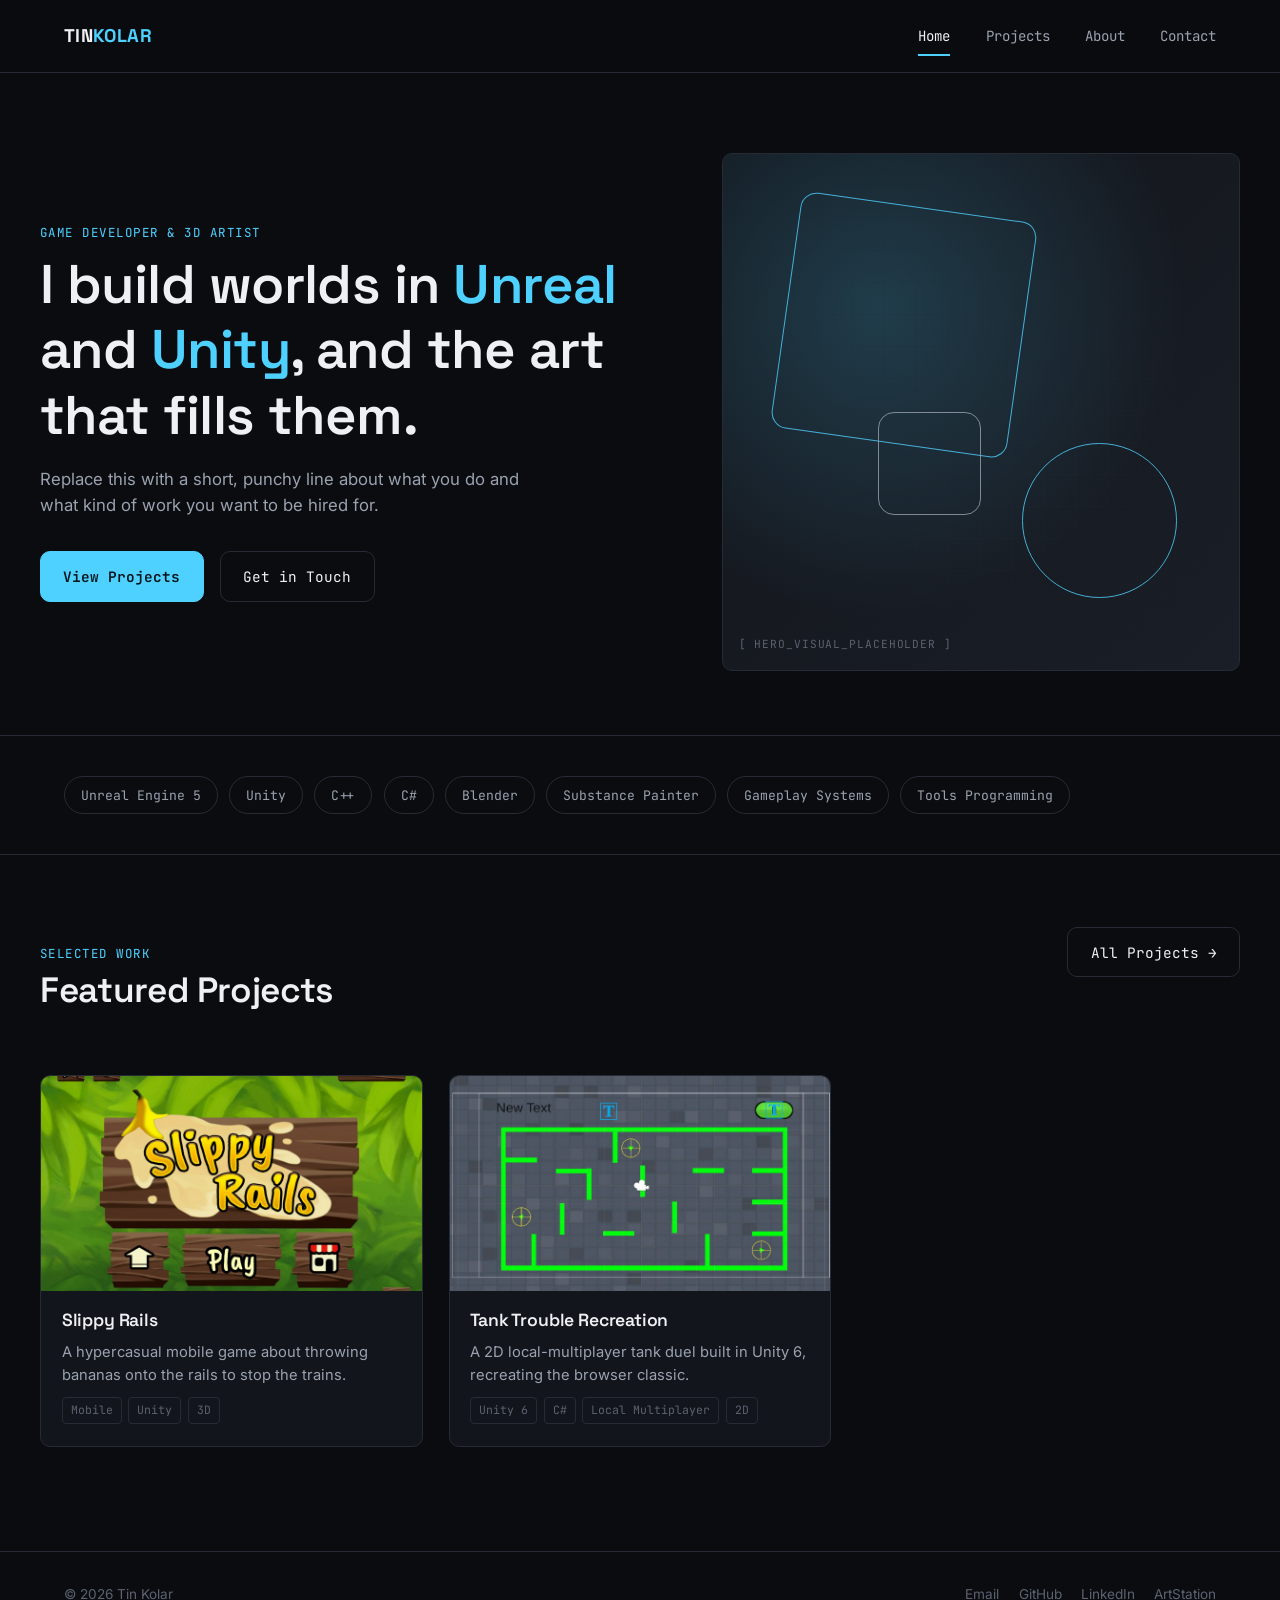
<file: index.html>
<!DOCTYPE html>
<html lang="en">
<head>
<meta charset="UTF-8">
<meta name="viewport" content="width=device-width, initial-scale=1.0">
<title>Tin Kolar — Game Developer & 3D Artist</title>
<meta name="description" content="Portfolio of Tin Kolar — Unreal, Unity, and 3D art work.">
<link rel="preconnect" href="https://fonts.googleapis.com">
<link href="https://fonts.googleapis.com/css2?family=Space+Grotesk:wght@500;700&family=Inter:wght@400;500&family=JetBrains+Mono:wght@400;500&display=swap" rel="stylesheet">
<link rel="stylesheet" href="css/style.css">
</head>
<body>

<header class="site-header">
  <div class="container header-inner">
    <a href="index.html" class="logo">TIN<span class="accent">KOLAR</span></a>
    <nav class="nav">
      <a href="index.html" class="nav-link" aria-current="page">Home</a>
      <a href="projects.html" class="nav-link">Projects</a>
      <a href="about.html" class="nav-link">About</a>
      <a href="contact.html" class="nav-link">Contact</a>
    </nav>
    <button class="nav-toggle" id="navToggle" aria-label="Toggle menu">&#9776;</button>
  </div>
</header>

<main>
  <section class="hero container">
    <div>
      <p class="eyebrow">Game Developer &amp; 3D Artist</p>
      <h1>I build worlds in <span class="accent">Unreal</span> and <span class="accent">Unity</span>, and the art that fills them.</h1>
      <p class="lead">Replace this with a short, punchy line about what you do and what kind of work you want to be hired for.</p>
      <div class="hero-actions">
        <a href="projects.html" class="btn btn-primary">View Projects</a>
        <a href="contact.html" class="btn btn-outline">Get in Touch</a>
      </div>
    </div>
    <div class="hero-visual">
      <div class="shape s1"></div>
      <div class="shape s2"></div>
      <div class="shape s3"></div>
      <span class="tag">[ HERO_VISUAL_PLACEHOLDER ]</span>
    </div>
  </section>

  <section class="skills-strip">
    <div class="container skills-row">
      <span class="skill-pill">Unreal Engine 5</span>
      <span class="skill-pill">Unity</span>
      <span class="skill-pill">C++</span>
      <span class="skill-pill">C#</span>
      <span class="skill-pill">Blender</span>
      <span class="skill-pill">Substance Painter</span>
      <span class="skill-pill">Gameplay Systems</span>
      <span class="skill-pill">Tools Programming</span>
    </div>
  </section>

  <section class="page-section container">
    <div class="section-head-row">
      <div>
        <p class="eyebrow">Selected Work</p>
        <h2 class="section-heading">Featured Projects</h2>
      </div>
      <a href="projects.html" class="btn btn-outline">All Projects →</a>
    </div>
    <div class="project-grid" id="featuredGrid"></div>
  </section>
</main>

<footer class="site-footer">
  <div class="container footer-inner">
    <p>&copy; <span id="year"></span> Tin Kolar</p>
    <div class="socials">
      <a href="mailto:kolar.tin@gmail.com">Email</a>
      <a href="https://github.com/" target="_blank" rel="noopener">GitHub</a>
      <a href="#" target="_blank" rel="noopener">LinkedIn</a>
      <a href="#" target="_blank" rel="noopener">ArtStation</a>
    </div>
  </div>
</footer>

<script src="data/projects-data.js"></script>
<script src="js/render.js"></script>
<script src="js/main.js"></script>
</body>
</html>
</file>
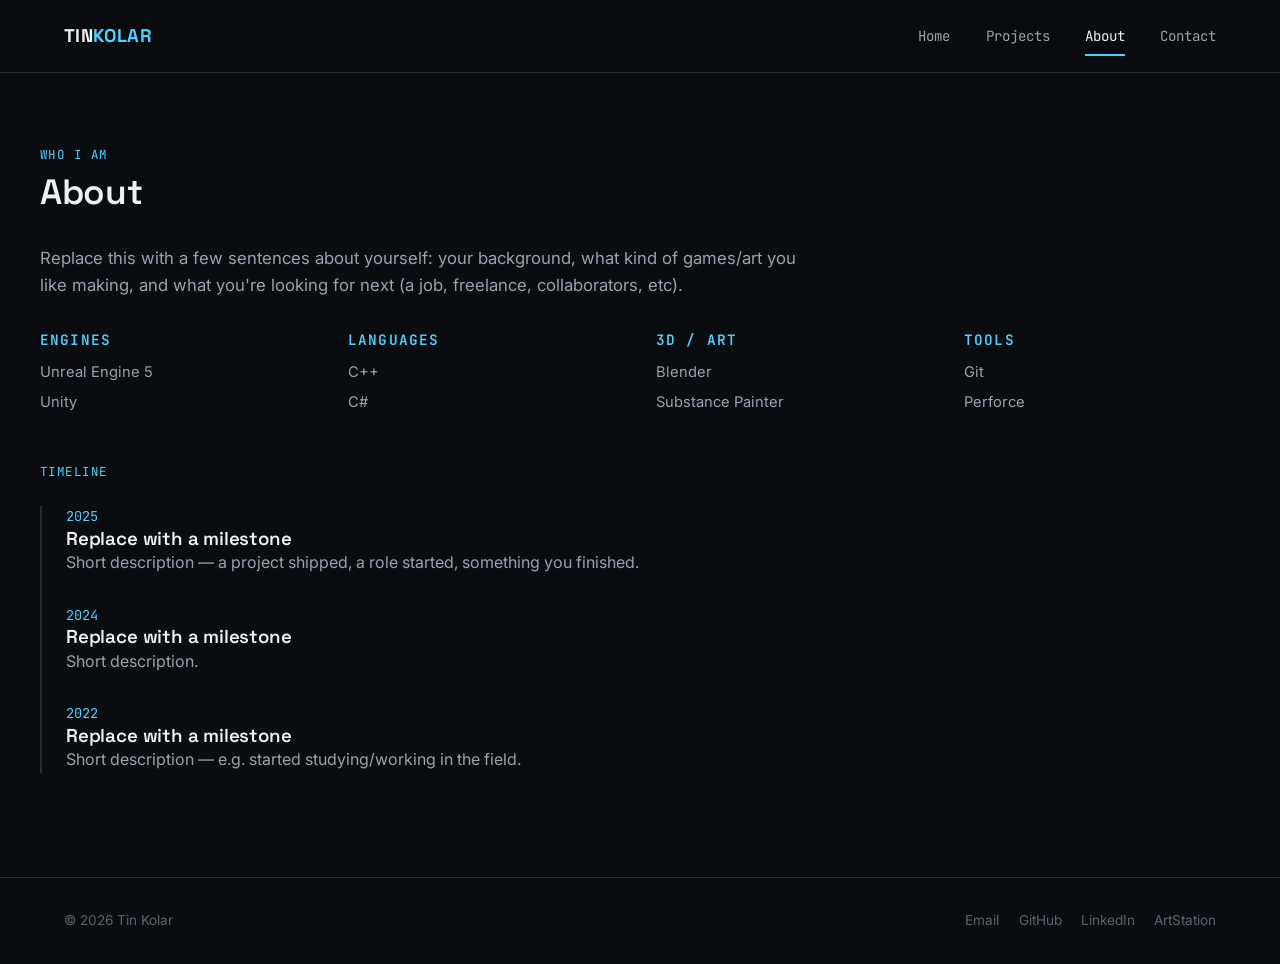
<file: about.html>
<!DOCTYPE html>
<html lang="en">
<head>
<meta charset="UTF-8">
<meta name="viewport" content="width=device-width, initial-scale=1.0">
<title>About — Tin Kolar</title>
<link rel="preconnect" href="https://fonts.googleapis.com">
<link href="https://fonts.googleapis.com/css2?family=Space+Grotesk:wght@500;700&family=Inter:wght@400;500&family=JetBrains+Mono:wght@400;500&display=swap" rel="stylesheet">
<link rel="stylesheet" href="css/style.css">
</head>
<body>

<header class="site-header">
  <div class="container header-inner">
    <a href="index.html" class="logo">TIN<span class="accent">KOLAR</span></a>
    <nav class="nav">
      <a href="index.html" class="nav-link">Home</a>
      <a href="projects.html" class="nav-link">Projects</a>
      <a href="about.html" class="nav-link" aria-current="page">About</a>
      <a href="contact.html" class="nav-link">Contact</a>
    </nav>
    <button class="nav-toggle" id="navToggle" aria-label="Toggle menu">&#9776;</button>
  </div>
</header>

<main>
  <section class="page-section container">
    <p class="eyebrow">Who I am</p>
    <h1 class="section-heading">About</h1>

    <p class="writeup" style="font-size:1.05rem">
      Replace this with a few sentences about yourself: your background, what kind of
      games/art you like making, and what you're looking for next (a job, freelance,
      collaborators, etc).
    </p>

    <div class="skills-groups">
      <div>
        <h4>Engines</h4>
        <ul><li>Unreal Engine 5</li><li>Unity</li></ul>
      </div>
      <div>
        <h4>Languages</h4>
        <ul><li>C++</li><li>C#</li></ul>
      </div>
      <div>
        <h4>3D / Art</h4>
        <ul><li>Blender</li><li>Substance Painter</li></ul>
      </div>
      <div>
        <h4>Tools</h4>
        <ul><li>Git</li><li>Perforce</li></ul>
      </div>
    </div>

    <p class="eyebrow" style="margin-bottom:1.5rem; display:block;">Timeline</p>
    <div class="timeline">
      <div class="timeline-item">
        <p class="year">2025</p>
        <h3>Replace with a milestone</h3>
        <p style="color:var(--text-dim)">Short description — a project shipped, a role started, something you finished.</p>
      </div>
      <div class="timeline-item">
        <p class="year">2024</p>
        <h3>Replace with a milestone</h3>
        <p style="color:var(--text-dim)">Short description.</p>
      </div>
      <div class="timeline-item">
        <p class="year">2022</p>
        <h3>Replace with a milestone</h3>
        <p style="color:var(--text-dim)">Short description — e.g. started studying/working in the field.</p>
      </div>
    </div>
  </section>
</main>

<footer class="site-footer">
  <div class="container footer-inner">
    <p>&copy; <span id="year"></span> Tin Kolar</p>
    <div class="socials">
      <a href="mailto:kolar.tin@gmail.com">Email</a>
      <a href="https://github.com/" target="_blank" rel="noopener">GitHub</a>
      <a href="#" target="_blank" rel="noopener">LinkedIn</a>
      <a href="#" target="_blank" rel="noopener">ArtStation</a>
    </div>
  </div>
</footer>

<script src="js/main.js"></script>
</body>
</html>
</file>
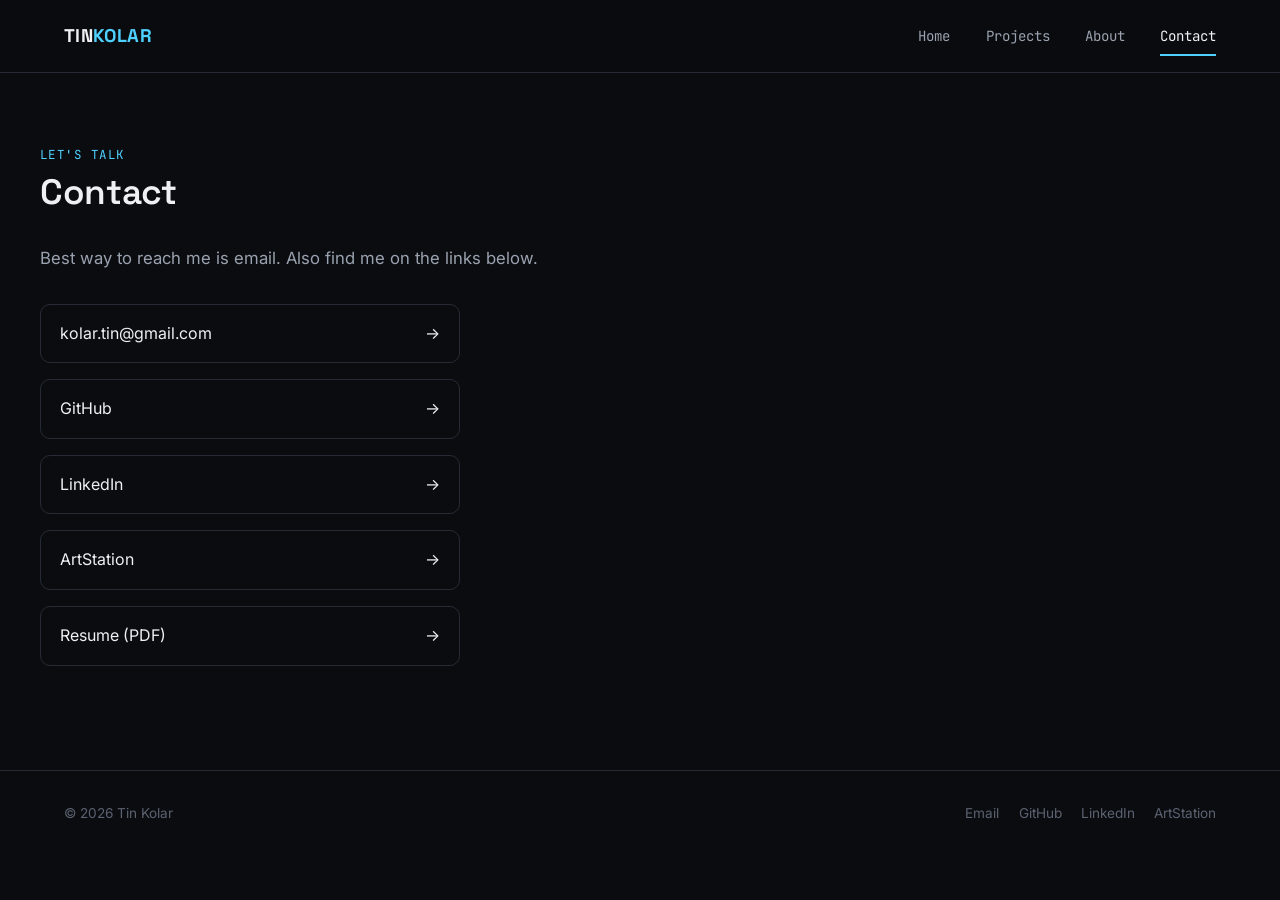
<file: contact.html>
<!DOCTYPE html>
<html lang="en">
<head>
<meta charset="UTF-8">
<meta name="viewport" content="width=device-width, initial-scale=1.0">
<title>Contact — Tin Kolar</title>
<link rel="preconnect" href="https://fonts.googleapis.com">
<link href="https://fonts.googleapis.com/css2?family=Space+Grotesk:wght@500;700&family=Inter:wght@400;500&family=JetBrains+Mono:wght@400;500&display=swap" rel="stylesheet">
<link rel="stylesheet" href="css/style.css">
</head>
<body>

<header class="site-header">
  <div class="container header-inner">
    <a href="index.html" class="logo">TIN<span class="accent">KOLAR</span></a>
    <nav class="nav">
      <a href="index.html" class="nav-link">Home</a>
      <a href="projects.html" class="nav-link">Projects</a>
      <a href="about.html" class="nav-link">About</a>
      <a href="contact.html" class="nav-link" aria-current="page">Contact</a>
    </nav>
    <button class="nav-toggle" id="navToggle" aria-label="Toggle menu">&#9776;</button>
  </div>
</header>

<main>
  <section class="page-section container">
    <p class="eyebrow">Let's talk</p>
    <h1 class="section-heading">Contact</h1>
    <p class="writeup" style="font-size:1.05rem">
      Best way to reach me is email. Also find me on the links below.
    </p>

    <div class="contact-links">
      <a href="mailto:kolar.tin@gmail.com">kolar.tin@gmail.com <span>&rarr;</span></a>
      <a href="https://github.com/" target="_blank" rel="noopener">GitHub <span>&rarr;</span></a>
      <a href="#" target="_blank" rel="noopener">LinkedIn <span>&rarr;</span></a>
      <a href="#" target="_blank" rel="noopener">ArtStation <span>&rarr;</span></a>
      <a href="#" target="_blank" rel="noopener">Resume (PDF) <span>&rarr;</span></a>
    </div>
  </section>
</main>

<footer class="site-footer">
  <div class="container footer-inner">
    <p>&copy; <span id="year"></span> Tin Kolar</p>
    <div class="socials">
      <a href="mailto:kolar.tin@gmail.com">Email</a>
      <a href="https://github.com/" target="_blank" rel="noopener">GitHub</a>
      <a href="#" target="_blank" rel="noopener">LinkedIn</a>
      <a href="#" target="_blank" rel="noopener">ArtStation</a>
    </div>
  </div>
</footer>

<script src="js/main.js"></script>
</body>
</html>
</file>
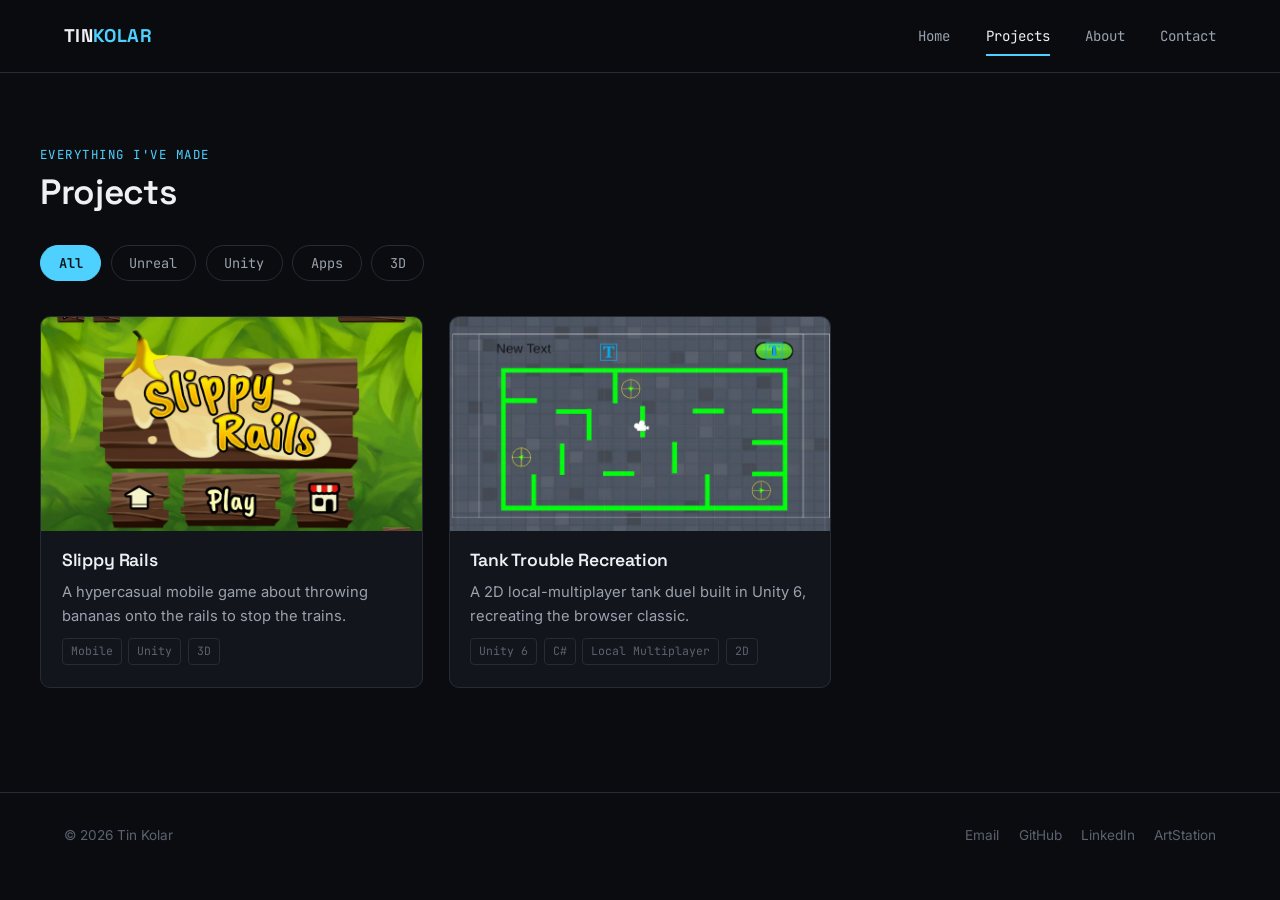
<file: projects.html>
<!DOCTYPE html>
<html lang="en">
<head>
<meta charset="UTF-8">
<meta name="viewport" content="width=device-width, initial-scale=1.0">
<title>Projects — Tin Kolar</title>
<link rel="preconnect" href="https://fonts.googleapis.com">
<link href="https://fonts.googleapis.com/css2?family=Space+Grotesk:wght@500;700&family=Inter:wght@400;500&family=JetBrains+Mono:wght@400;500&display=swap" rel="stylesheet">
<link rel="stylesheet" href="css/style.css">
</head>
<body>

<header class="site-header">
  <div class="container header-inner">
    <a href="index.html" class="logo">TIN<span class="accent">KOLAR</span></a>
    <nav class="nav">
      <a href="index.html" class="nav-link">Home</a>
      <a href="projects.html" class="nav-link" aria-current="page">Projects</a>
      <a href="about.html" class="nav-link">About</a>
      <a href="contact.html" class="nav-link">Contact</a>
    </nav>
    <button class="nav-toggle" id="navToggle" aria-label="Toggle menu">&#9776;</button>
  </div>
</header>

<main>
  <section class="page-section container">
    <p class="eyebrow">Everything I've made</p>
    <h1 class="section-heading">Projects</h1>

    <div class="filter-tabs">
      <button class="filter-tab active" data-filter="all">All</button>
      <button class="filter-tab" data-filter="unreal">Unreal</button>
      <button class="filter-tab" data-filter="unity">Unity</button>
      <button class="filter-tab" data-filter="app">Apps</button>
      <button class="filter-tab" data-filter="3d">3D</button>
    </div>

    <div class="project-grid" id="projectsGrid"></div>
  </section>
</main>

<footer class="site-footer">
  <div class="container footer-inner">
    <p>&copy; <span id="year"></span> Tin Kolar</p>
    <div class="socials">
      <a href="mailto:kolar.tin@gmail.com">Email</a>
      <a href="https://github.com/" target="_blank" rel="noopener">GitHub</a>
      <a href="#" target="_blank" rel="noopener">LinkedIn</a>
      <a href="#" target="_blank" rel="noopener">ArtStation</a>
    </div>
  </div>
</footer>

<script src="data/projects-data.js"></script>
<script src="js/render.js"></script>
<script src="js/main.js"></script>
</body>
</html>
</file>
<file: css/style.css>
/* ============================================
   Tin Kolar — Portfolio
   Theme: dark, high-contrast, single accent
   ============================================ */

:root {
  --bg: #0a0c10;
  --bg-elevated: #12151b;
  --bg-elevated-2: #1a1e26;
  --border: #262b35;
  --text: #eef0f3;
  --text-dim: #9aa2af;
  --text-faint: #5b6270;
  --accent: #4fd1ff;
  --accent-dim: #4fd1ff33;
  --accent-text: #06141a;
  --radius: 10px;
  --maxw: 1200px;
  --font-head: 'Space Grotesk', sans-serif;
  --font-body: 'Inter', sans-serif;
  --font-mono: 'JetBrains Mono', monospace;
}

* { margin: 0; padding: 0; box-sizing: border-box; }

html { scroll-behavior: smooth; }

body {
  background: var(--bg);
  color: var(--text);
  font-family: var(--font-body);
  line-height: 1.6;
  -webkit-font-smoothing: antialiased;
}

img, video, model-viewer { max-width: 100%; display: block; }

a { color: inherit; text-decoration: none; }

.container {
  max-width: var(--maxw);
  margin: 0 auto;
  padding: 0 24px;
}

.accent { color: var(--accent); }

h1, h2, h3, h4 {
  font-family: var(--font-head);
  font-weight: 600;
  line-height: 1.2;
  letter-spacing: -0.01em;
}

.eyebrow {
  font-family: var(--font-mono);
  font-size: 0.78rem;
  letter-spacing: 0.12em;
  text-transform: uppercase;
  color: var(--accent);
}

.section-heading {
  font-size: clamp(1.6rem, 3vw, 2.2rem);
  margin: 0.35rem 0 2rem;
}

.section-heading + .eyebrow { margin-top: 0; }

/* ---------- Buttons ---------- */

.btn {
  display: inline-flex;
  align-items: center;
  gap: 0.5rem;
  padding: 0.8rem 1.4rem;
  border-radius: var(--radius);
  font-family: var(--font-mono);
  font-size: 0.9rem;
  border: 1px solid var(--border);
  transition: border-color 0.2s ease, transform 0.2s ease, background 0.2s ease;
}

.btn:hover { transform: translateY(-2px); }

.btn-primary {
  background: var(--accent);
  color: var(--accent-text);
  border-color: var(--accent);
  font-weight: 600;
}

.btn-primary:hover { background: #7ddcff; }

.btn-outline {
  background: transparent;
  color: var(--text);
}

.btn-outline:hover { border-color: var(--accent); color: var(--accent); }

/* ---------- Header / Nav ---------- */

.site-header {
  position: sticky;
  top: 0;
  z-index: 100;
  background: rgba(10, 12, 16, 0.85);
  backdrop-filter: blur(10px);
  border-bottom: 1px solid var(--border);
}

.header-inner {
  display: flex;
  align-items: center;
  justify-content: space-between;
  height: 72px;
}

.logo {
  font-family: var(--font-head);
  font-weight: 700;
  font-size: 1.15rem;
  letter-spacing: 0.02em;
}

.nav {
  display: flex;
  gap: 2.2rem;
}

.nav-link {
  font-family: var(--font-mono);
  font-size: 0.88rem;
  color: var(--text-dim);
  position: relative;
  padding: 0.3rem 0;
  transition: color 0.2s ease;
}

.nav-link:hover, .nav-link[aria-current="page"] { color: var(--text); }

.nav-link[aria-current="page"]::after {
  content: "";
  position: absolute;
  left: 0; right: 0; bottom: -4px;
  height: 2px;
  background: var(--accent);
}

.nav-toggle {
  display: none;
  background: none;
  border: 1px solid var(--border);
  color: var(--text);
  border-radius: 6px;
  width: 40px;
  height: 40px;
  font-size: 1.1rem;
  cursor: pointer;
}

@media (max-width: 720px) {
  .nav {
    position: absolute;
    top: 72px; left: 0; right: 0;
    background: var(--bg-elevated);
    border-bottom: 1px solid var(--border);
    flex-direction: column;
    gap: 0;
    display: none;
  }
  .nav.open { display: flex; }
  .nav-link { padding: 1rem 24px; border-bottom: 1px solid var(--border); }
  .nav-toggle { display: block; }
}

/* ---------- Hero ---------- */

.hero {
  padding: 5rem 0 4rem;
  display: grid;
  grid-template-columns: 1.1fr 0.9fr;
  gap: 3rem;
  align-items: center;
}

@media (max-width: 860px) {
  .hero { grid-template-columns: 1fr; padding-top: 3rem; }
}

.hero h1 {
  font-size: clamp(2.2rem, 5vw, 3.4rem);
  margin: 0.6rem 0 1.1rem;
}

.hero p.lead {
  color: var(--text-dim);
  font-size: 1.05rem;
  max-width: 46ch;
  margin-bottom: 2rem;
}

.hero-actions { display: flex; gap: 1rem; flex-wrap: wrap; }

.hero-visual {
  position: relative;
  aspect-ratio: 1 / 1;
  border-radius: var(--radius);
  border: 1px solid var(--border);
  background:
    radial-gradient(circle at 30% 30%, var(--accent-dim), transparent 60%),
    linear-gradient(135deg, var(--bg-elevated), var(--bg-elevated-2));
  overflow: hidden;
}

.hero-visual::before {
  content: "";
  position: absolute;
  inset: 0;
  background-image:
    linear-gradient(var(--border) 1px, transparent 1px),
    linear-gradient(90deg, var(--border) 1px, transparent 1px);
  background-size: 32px 32px;
  opacity: 0.35;
  mask-image: radial-gradient(circle at center, black, transparent 75%);
}

.hero-visual .shape {
  position: absolute;
  border: 1px solid var(--accent);
  border-radius: 16px;
  opacity: 0.8;
  animation: float 7s ease-in-out infinite;
}

.hero-visual .shape.s1 { width: 46%; height: 46%; top: 10%; left: 12%; animation-delay: 0s; transform: rotate(8deg); }
.hero-visual .shape.s2 { width: 30%; height: 30%; bottom: 14%; right: 12%; border-radius: 50%; animation-delay: 1.4s; }
.hero-visual .shape.s3 { width: 20%; height: 20%; bottom: 30%; left: 30%; animation-delay: 2.6s; border-color: var(--text-dim); }

@keyframes float {
  0%, 100% { transform: translateY(0) rotate(var(--r, 0deg)); }
  50% { transform: translateY(-14px) rotate(var(--r, 0deg)); }
}

.hero-visual .tag {
  position: absolute;
  bottom: 16px; left: 16px;
  font-family: var(--font-mono);
  font-size: 0.7rem;
  color: var(--text-faint);
  letter-spacing: 0.08em;
}

/* ---------- Skills strip ---------- */

.skills-strip {
  padding: 2.5rem 0;
  border-top: 1px solid var(--border);
  border-bottom: 1px solid var(--border);
}

.skills-row {
  display: flex;
  flex-wrap: wrap;
  gap: 0.7rem;
}

.skill-pill {
  font-family: var(--font-mono);
  font-size: 0.82rem;
  color: var(--text-dim);
  border: 1px solid var(--border);
  border-radius: 999px;
  padding: 0.45rem 1rem;
}

/* ---------- Sections ---------- */

section.page-section { padding: 4.5rem 0; }

.section-head-row {
  display: flex;
  align-items: baseline;
  justify-content: space-between;
  margin-bottom: 2rem;
  flex-wrap: wrap;
  gap: 1rem;
}

/* ---------- Project grid & cards ---------- */

.filter-tabs {
  display: flex;
  gap: 0.6rem;
  flex-wrap: wrap;
  margin-bottom: 2.2rem;
}

.filter-tab {
  font-family: var(--font-mono);
  font-size: 0.85rem;
  padding: 0.5rem 1.1rem;
  border-radius: 999px;
  border: 1px solid var(--border);
  color: var(--text-dim);
  cursor: pointer;
  background: transparent;
  transition: all 0.15s ease;
}

.filter-tab:hover { color: var(--text); }

.filter-tab.active {
  background: var(--accent);
  border-color: var(--accent);
  color: var(--accent-text);
  font-weight: 600;
}

.project-grid {
  display: grid;
  grid-template-columns: repeat(auto-fill, minmax(300px, 1fr));
  gap: 1.6rem;
}

.project-card {
  background: var(--bg-elevated);
  border: 1px solid var(--border);
  border-radius: var(--radius);
  overflow: hidden;
  transition: border-color 0.2s ease, transform 0.2s ease;
  display: flex;
  flex-direction: column;
}

.project-card:hover {
  border-color: var(--accent);
  transform: translateY(-4px);
}

.card-thumb {
  position: relative;
  aspect-ratio: 16 / 9;
  overflow: hidden;
  background: var(--bg-elevated-2);
}

.card-thumb img {
  width: 100%; height: 100%; object-fit: cover;
  transition: transform 0.4s ease;
}

.project-card:hover .card-thumb img { transform: scale(1.06); }

.card-thumb .play-badge {
  position: absolute;
  inset: 0;
  display: flex;
  align-items: center;
  justify-content: center;
  background: rgba(6, 8, 12, 0);
  transition: background 0.2s ease;
}

.project-card:hover .play-badge { background: rgba(6, 8, 12, 0.25); }

.play-badge span {
  width: 46px; height: 46px;
  border-radius: 50%;
  background: rgba(10, 12, 16, 0.75);
  border: 1px solid var(--accent);
  display: flex; align-items: center; justify-content: center;
  opacity: 0;
  transform: scale(0.85);
  transition: all 0.2s ease;
  color: var(--accent);
  font-size: 0.9rem;
}

.project-card:hover .play-badge span { opacity: 1; transform: scale(1); }

.card-body { padding: 1.2rem 1.3rem 1.4rem; display: flex; flex-direction: column; gap: 0.6rem; flex: 1; }

.card-body h3 { font-size: 1.1rem; }

.card-body p { color: var(--text-dim); font-size: 0.92rem; flex: 1; }

.card-tags { display: flex; gap: 0.4rem; flex-wrap: wrap; }

.card-tags span {
  font-family: var(--font-mono);
  font-size: 0.72rem;
  color: var(--text-faint);
  border: 1px solid var(--border);
  border-radius: 4px;
  padding: 0.2rem 0.5rem;
}

/* ---------- Project detail ---------- */

.project-hero {
  padding: 3rem 0 1rem;
}

.project-meta {
  display: flex;
  gap: 2rem;
  flex-wrap: wrap;
  margin: 1.5rem 0 2.5rem;
  font-family: var(--font-mono);
  font-size: 0.85rem;
  color: var(--text-dim);
}

.project-meta strong { color: var(--text); display: block; font-family: var(--font-body); font-size: 0.95rem; }

.media-embed {
  aspect-ratio: 16 / 9;
  border-radius: var(--radius);
  border: 1px solid var(--border);
  overflow: hidden;
  background: var(--bg-elevated);
}

.media-embed iframe, .media-embed model-viewer { width: 100%; height: 100%; border: 0; }

.media-embed .media-fallback { width: 100%; height: 100%; object-fit: cover; }

.placeholder-box {
  width: 100%; height: 100%;
  display: flex; align-items: center; justify-content: center;
  text-align: center;
  padding: 2rem;
  color: var(--text-faint);
  font-family: var(--font-mono);
  font-size: 0.85rem;
  border: 1px dashed var(--border);
}

.gallery-grid {
  display: grid;
  grid-template-columns: repeat(auto-fill, minmax(240px, 1fr));
  gap: 1rem;
  margin: 2.5rem 0;
}

.gallery-grid figure { margin: 0; }

.gallery-grid img {
  width: 100%;
  border-radius: 8px;
  border: 1px solid var(--border);
  aspect-ratio: 16/10;
  object-fit: contain;
  background: var(--bg-elevated-2);
}

.gallery-grid figcaption {
  font-family: var(--font-mono);
  font-size: 0.75rem;
  color: var(--text-faint);
  margin-top: 0.5rem;
}

.writeup { max-width: 70ch; color: var(--text-dim); margin-bottom: 2rem; }
.writeup p + p { margin-top: 1rem; }

.project-links { display: flex; gap: 1rem; flex-wrap: wrap; margin-bottom: 3rem; }

/* ---------- About ---------- */

.skills-groups {
  display: grid;
  grid-template-columns: repeat(auto-fit, minmax(220px, 1fr));
  gap: 2rem;
  margin: 2rem 0 3rem;
}

.skills-groups h4 { font-size: 0.9rem; color: var(--accent); margin-bottom: 0.8rem; font-family: var(--font-mono); text-transform: uppercase; letter-spacing: 0.08em; }

.skills-groups ul { list-style: none; color: var(--text-dim); font-size: 0.92rem; display: flex; flex-direction: column; gap: 0.4rem; }

.timeline { border-left: 2px solid var(--border); padding-left: 1.5rem; display: flex; flex-direction: column; gap: 1.8rem; }

.timeline-item .year { font-family: var(--font-mono); color: var(--accent); font-size: 0.85rem; }

/* ---------- Contact ---------- */

.contact-links {
  display: flex;
  flex-direction: column;
  gap: 1rem;
  margin-top: 2rem;
  max-width: 420px;
}

.contact-links a {
  display: flex;
  justify-content: space-between;
  align-items: center;
  padding: 1rem 1.2rem;
  border: 1px solid var(--border);
  border-radius: var(--radius);
  transition: border-color 0.2s ease;
}

.contact-links a:hover { border-color: var(--accent); color: var(--accent); }

/* ---------- Footer ---------- */

.site-footer {
  border-top: 1px solid var(--border);
  padding: 2rem 0;
  margin-top: 2rem;
}

.footer-inner {
  display: flex;
  justify-content: space-between;
  align-items: center;
  flex-wrap: wrap;
  gap: 1rem;
  color: var(--text-faint);
  font-size: 0.85rem;
}

.footer-inner .socials { display: flex; gap: 1.2rem; }
.footer-inner .socials a:hover { color: var(--accent); }

/* ---------- Scroll reveal ---------- */

.reveal { opacity: 0; transform: translateY(18px); transition: opacity 0.6s ease, transform 0.6s ease; }
.reveal.in-view { opacity: 1; transform: translateY(0); }
</file>
